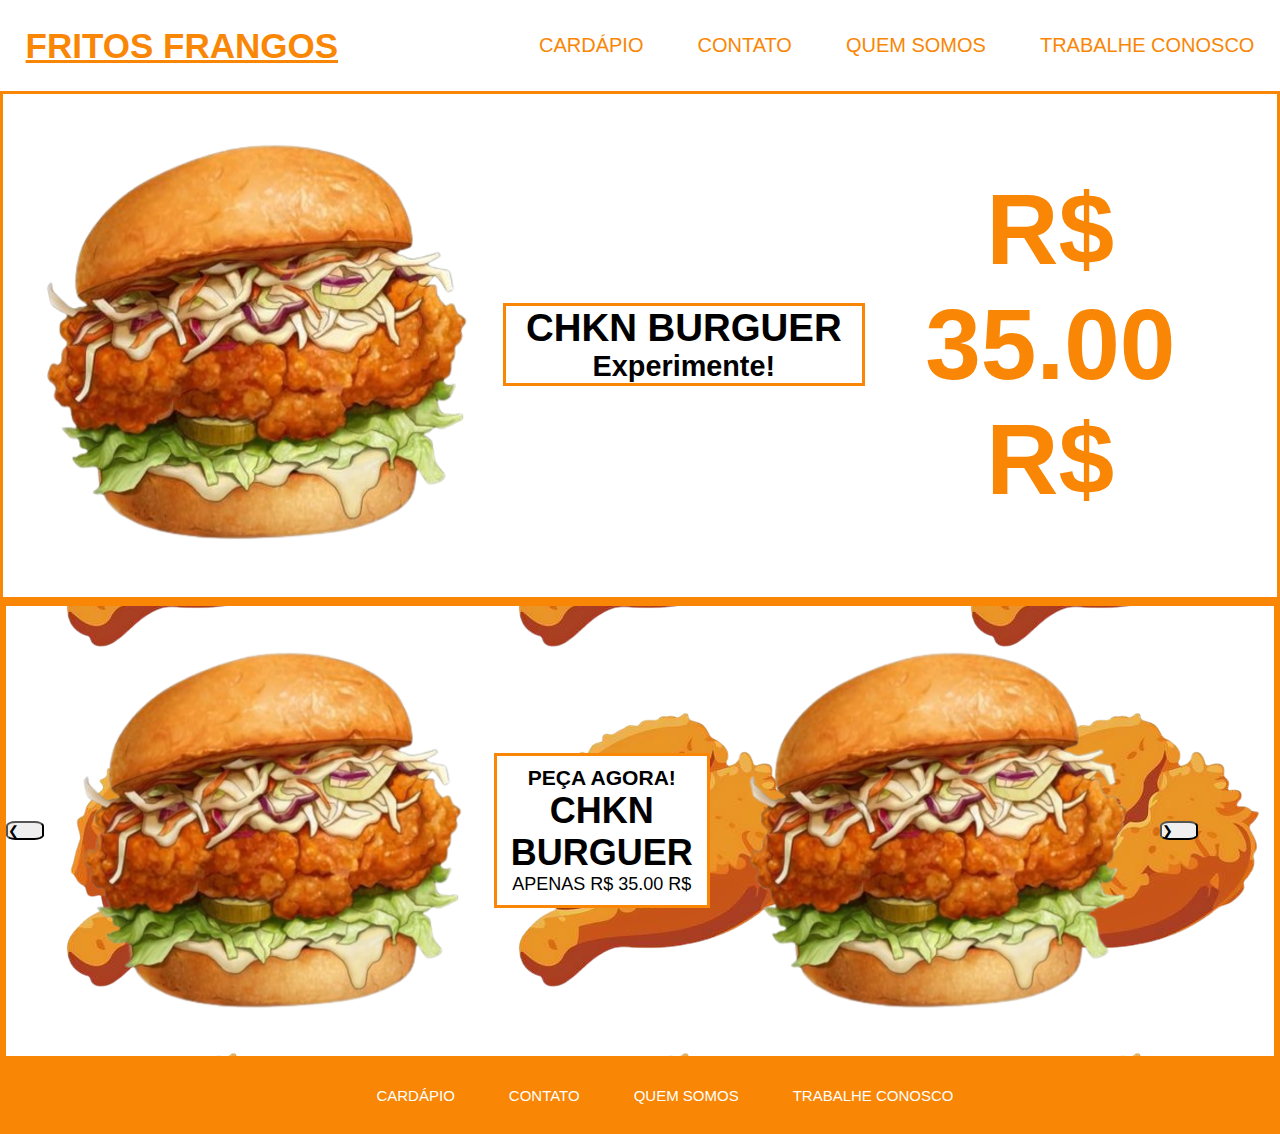
<file: index.html>
<!DOCTYPE html>
<html lang="en">
<head>
    <meta charset="UTF-8">
    <meta name="viewport" content="width=device-width, initial-scale=1.0">
    <link rel="stylesheet" type="text/css" href="./style.css">
    <title>Fritos Frangos - RS</title>
</head>
<body>  

<!-- Navegação topo página -->
    <header class="header">
        <a href="./index.html" class="logo">FRITOS FRANGOS</a>

        <nav class="navbar" > 
            <a href="./cardapio.html">CARDÁPIO</a>
            <a href="#">CONTATO</a>
            <a href="#">QUEM SOMOS</a>
            <a href="#"> TRABALHE CONOSCO</a>
        </nav>
    </header>

<!-- Promoção Mês -->
    <div class="promocao">
        <div class="img_promocao">
            <img class="imgP" src="./imgs/cardapio/chkn1.png" alt="promocao">
        </div>
        <div class="text_promocao">
            <a href="./carrinho.html">
            <h1>CHKN BURGUER</h1>
            <h2>Experimente!</h2>
            </a>
        </div>
        <div class="preco_promocao">
            <h1>R$</h1>
            <h1>35.00</h1>
            <h1>R$</h1>
        </div>
    </div>

<!-- Slider Produtos (https://www.w3schools.com/w3css/w3css_slideshow.asp) --> 

<div class="w3-content w3-display-container">

  <div class="w3-display-container mySlides">
    <div>
      <button class="w3-button w3-display-left w3-black" onclick="plusDivs(-1)">&#10094;</button>
      <img class="imgLeft" src="./imgs/cardapio/chkn1.png">
      <div class="nome">
        <a href="./cardapio.html" text-decoration>
        <h3>PEÇA AGORA!</h3>
        <h1>CHKN BURGUER</h1>
        <p>APENAS R$ 35.00 R$</p>
        </a>
      </div>
      <img class="imgRight" src="./imgs/cardapio/chkn1.png">
      <button class="w3-button w3-display-right w3-black" onclick="plusDivs(1)">&#10095;</button>
    </div>
    </div>
    
    <div class="w3-display-container mySlides">
      <div>
        <button class="w3-button w3-display-left w3-black" onclick="plusDivs(-1)">&#10094;</button>
        <img class="imgLeft" src="./imgs/cardapio/chkn2.png">
        <div class="nome">
          <a href="./cardapio.html" text-decoration>
          <h3>PEÇA AGORA!</h3>
          <h1>PORÇÃO PEDAÇOS</h1>
          <p>APENAS R$ 34.99 R$</p>
          </a>
        </div>
        <img class="imgRight" src="./imgs/cardapio/chkn2.png">
        <button class="w3-button w3-display-right w3-black" onclick="plusDivs(1)">&#10095;</button>
      </div>
    </div>
    
    <div class="w3-display-container mySlides">
      <div>
        <button class="w3-button w3-display-left w3-black" onclick="plusDivs(-1)">&#10094;</button>
        <img class="imgLeft" src="./imgs/cardapio/chkn3.png">
        <div class="nome">
          <a href="./cardapio.html" text-decoration>
          <h3>PEÇA AGORA!</h3>
          <h1>PEITO E FRITAS</h1>
          <p>APENAS R$ 37.99 R$</p>
          </a>
        </div>
        <img class="imgRight" src="./imgs/cardapio/chkn3.png">
        <button class="w3-button w3-display-right w3-black" onclick="plusDivs(1)">&#10095;</button>
      </div>
    </div>
    
    <div class="w3-display-container mySlides">
      <div>
        <button class="w3-button w3-display-left w3-black" onclick="plusDivs(-1)">&#10094;</button>
        <img class="imgLeft" src="./imgs/cardapio/chkn4.png">
        <div class="nome">
          <a href="./cardapio.html" text-decoration>
          <h3>PEÇA AGORA!</h3>
          <h1>SÓ COXAS</h1>
          <p>APENAS R$ 36.99 R$</p>
          </a>
        </div>
        <img class="imgRight" src="./imgs/cardapio/chkn4.png">
        <button class="w3-button w3-display-right w3-black" onclick="plusDivs(1)">&#10095;</button>
      </div>
    </div>
    
    <div class="w3-display-container mySlides">
      <div>
        <button class="w3-button w3-display-left w3-black" onclick="plusDivs(-1)">&#10094;</button>
        <img class="imgLeft" src="./imgs/cardapio/chkn5.png">
        <div class="nome">
          <a href="./cardapio.html" text-decoration>
          <h3>PEÇA AGORA!</h3>
          <h1>NUGGETS</h1>
          <p>APENAS R$ 19.99 R$</p>
          </a>
        </div>
        <img class="imgRight" src="./imgs/cardapio/chkn5.png" style="width: 40%">
        <button class="w3-button w3-display-right w3-black" onclick="plusDivs(1)">&#10095;</button>
      </div>
    </div>
    
  </div>

    <script>
    var slideIndex = 1;
    showDivs(slideIndex);
    
    function plusDivs(n) {
      showDivs(slideIndex += n);
    }
    
    function showDivs(n) {
      var i;
      var x = document.getElementsByClassName("mySlides");
      if (n > x.length) {slideIndex = 1}
      if (n < 1) {slideIndex = x.length}
      for (i = 0; i < x.length; i++) {
         x[i].style.display = "none";  
      }
      x[slideIndex-1].style.display = "block";  
    }
    </script>

<!-- Footer --> 
<div class="footer">
  <nav class="navbar-footer" > 
      <a class="a" href="./cardapio.html">CARDÁPIO</a>
      <a href="#">CONTATO</a>
      <a href="#">QUEM SOMOS</a>
      <a href="#"> TRABALHE CONOSCO</a>
  </nav>
</div>

</body>
</html>
</file>
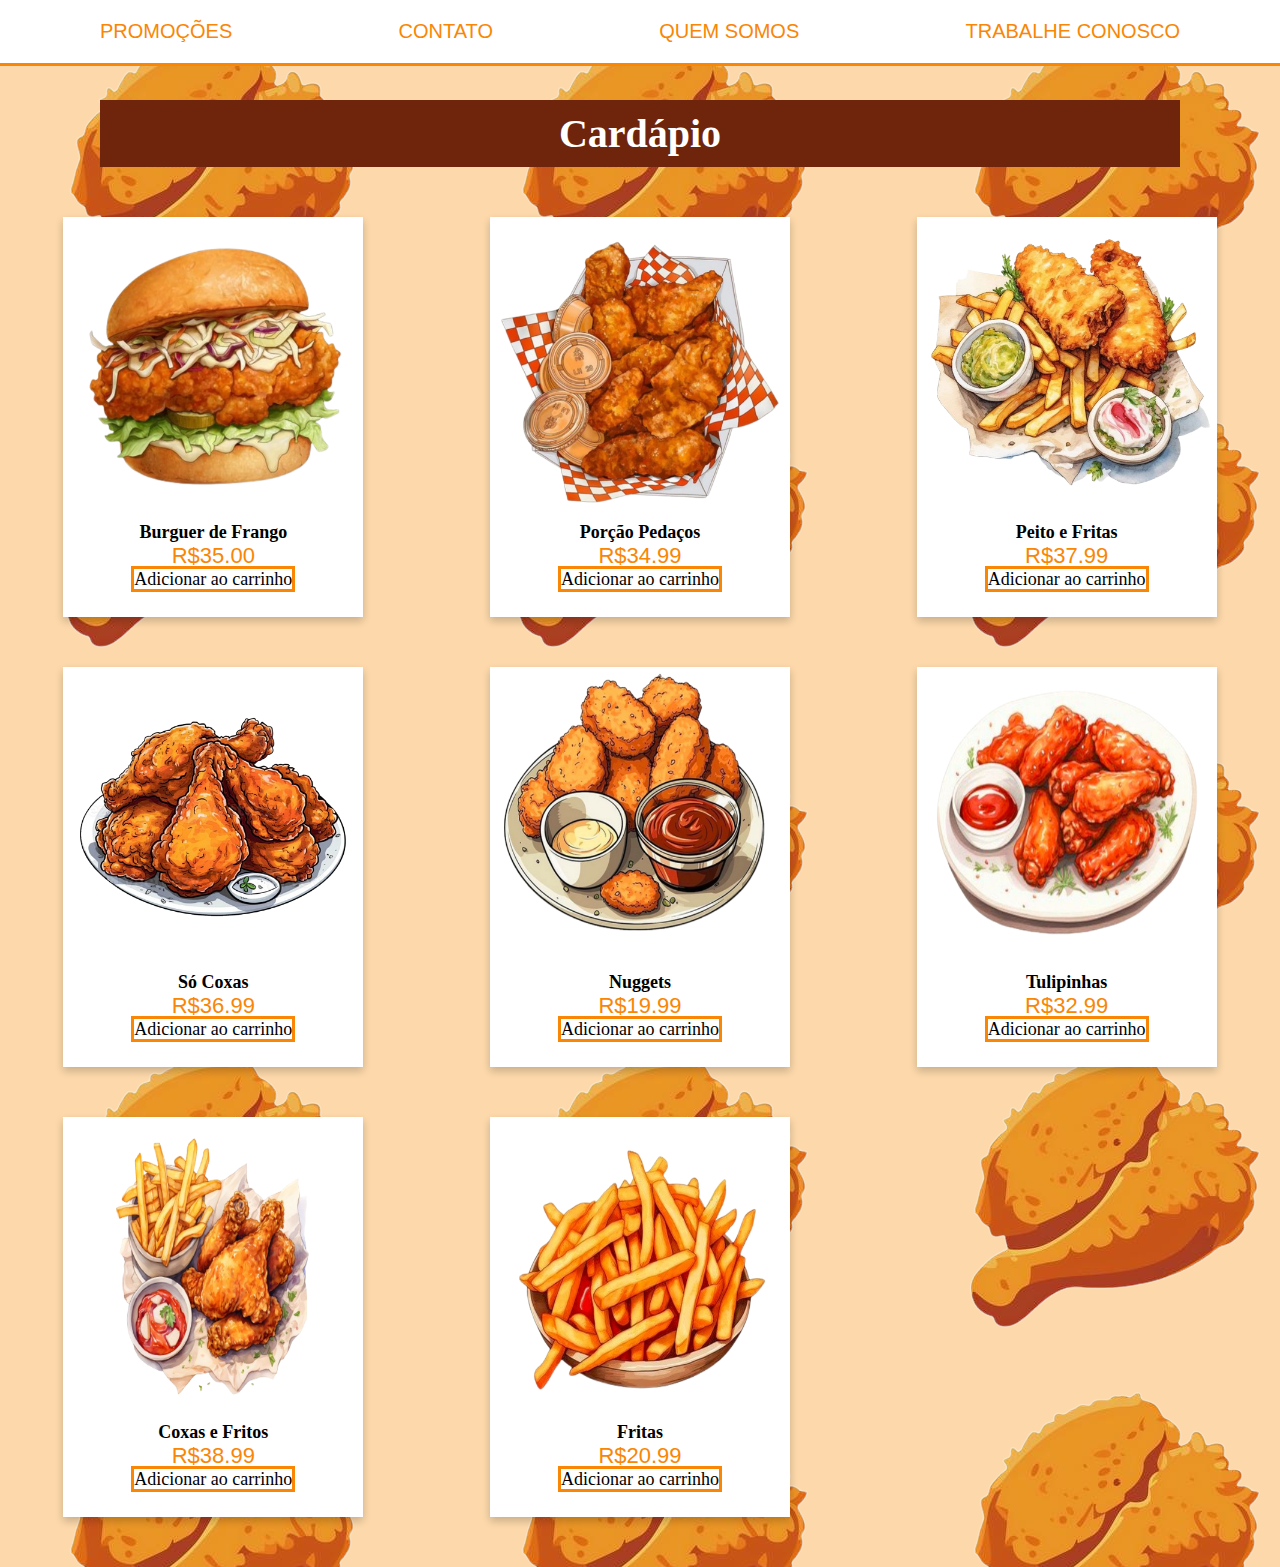
<file: cardapio.html>
<!DOCTYPE html>
<html lang="en">
<head>
    <meta charset="UTF-8">
    <meta name="viewport" content="width=device-width, initial-scale=1.0">
    <link rel="stylesheet" type="text/css" href="./style2.css">
    <title>Fritos Frangos - RS</title>
</head>
<body>
    
    <header class="header">
            <a href="/index.html">PROMOÇÕES</a>
            <a href="#">CONTATO</a>
            <a href="#">QUEM SOMOS</a>
            <a href="#"> TRABALHE CONOSCO</a>
    </header>

    <h3>Cardápio</h3>

<div class="grid-container">

    <div class="grid-item">
        <div class="card1">
            <img src="./imgs/cardapio/chkn1.png" alt="chkn1" style="width:100%">
            <h4>Burguer de Frango</h4>
            <p class="price">R$35.00</p>
            <p><a class="button" href="./carrinho.html">Adicionar ao carrinho</a></p>
        </div>
    </div>

    <div class="grid-item">
        <div class="card2">
            <img src="./imgs/cardapio/chkn2.png" alt="chkn2" style="width:100%">
            <h4>Porção Pedaços</h4>
            <p class="price">R$34.99</p>
            <p><a class="button" href="./carrinho.html">Adicionar ao carrinho</a></p>
        </div> 
    </div>

    <div class="grid-item">
        <div class="card3">
            <img src="./imgs/cardapio/chkn3.png" alt="chkn3" style="width:100%">
            <h4>Peito e Fritas</h4>
            <p class="price">R$37.99</p>
            <p><a class="button" href="./carrinho.html">Adicionar ao carrinho</a></p>
        </div>
    </div>

    <div class="grid-item">
        <div class="card4">
            <img src="./imgs/cardapio/chkn4.png" alt="chkn4" style="width:100%">
            <h4>Só Coxas</h4>
            <p class="price">R$36.99</p>
            <p><a class="button" href="./carrinho.html">Adicionar ao carrinho</a></p>
        </div>
    </div>

    <div class="grid-item">
        <div class="card5">
            <img src="./imgs/cardapio/chkn5.png" alt="chkn5" style="width:100%">
            <h4>Nuggets</h4>
            <p class="price">R$19.99</p>
            <p><a class="button" href="./carrinho.html">Adicionar ao carrinho</a></p>
        </div>
    </div>

    <div class="grid-item">
        <div class="card6">
            <img src="./imgs/cardapio/chkn6.png" alt="chkn6" style="width:100%">
            <h4>Tulipinhas</h4>
            <p class="price">R$32.99</p>
            <p><a class="button" href="./carrinho.html">Adicionar ao carrinho</a></p>
        </div> 
    </div>

    <div class="grid-item">
        <div class="card7">
            <img src="./imgs/cardapio/chkn7.png" alt="chkn7" style="width:100%">
            <h4>Coxas e Fritos</h4>
            <p class="price">R$38.99</p>
            <p><a class="button" href="./carrinho.html">Adicionar ao carrinho</a></p>
        </div> 
    </div>

    <div class="grid-item">
        <div class="card8">
            <img src="./imgs/cardapio/fries.png" alt="fries" style="width:100%">
            <h4>Fritas</h4>
            <p class="price">R$20.99</p>
            <p><a class="button" href="./carrinho.html">Adicionar ao carrinho</a></p>
        </div> 
    </div>

</div>

</body>
</html>
</file>
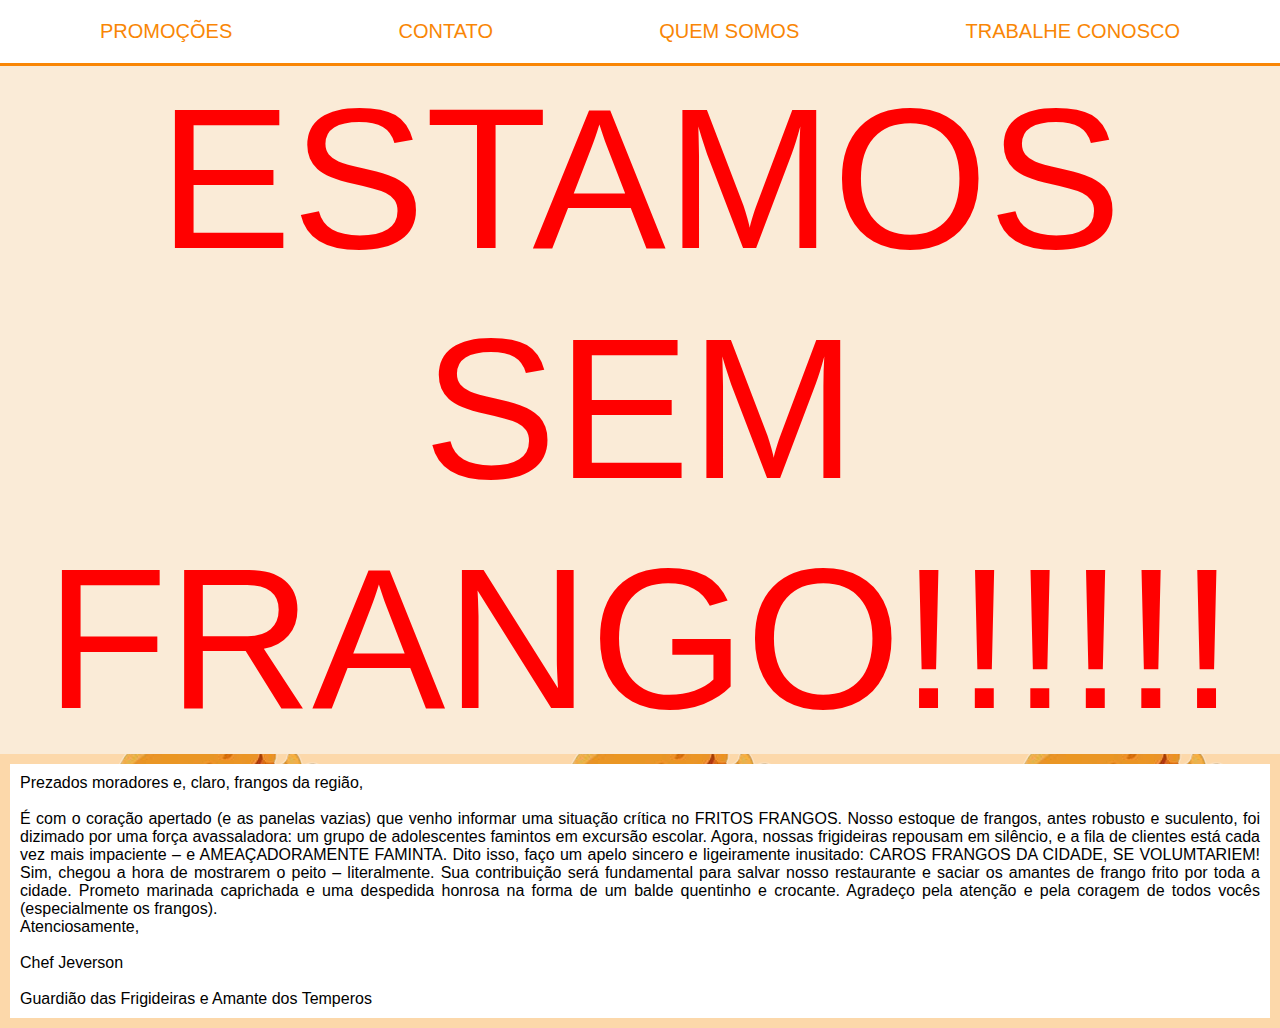
<file: carrinho.html>
<!DOCTYPE html>
<html lang="en">
<head>
    <meta charset="UTF-8">
    <meta name="viewport" content="width=device-width, initial-scale=1.0">
    <link rel="stylesheet" type="text/css" href="./style3.css">
    <title>Fritos Frangos - RS</title>
</head>
<body>

    <header class="header">
        <a href="./index.html">PROMOÇÕES</a>
        <a href="#">CONTATO</a>
        <a href="#">QUEM SOMOS</a>
        <a href="#"> TRABALHE CONOSCO</a>
    </header>

    <div class="help">ESTAMOS SEM FRANGO!!!!!!</div>

    <div class="carta">
        <p>Prezados moradores e, claro, frangos da região,</p></br>

        <p>É com o coração apertado (e as panelas vazias) que venho informar uma situação crítica no FRITOS FRANGOS. Nosso estoque de frangos, antes robusto e suculento, foi dizimado por uma força avassaladora: um grupo de adolescentes famintos em excursão escolar. Agora, nossas frigideiras repousam em silêncio, e a fila de clientes está cada vez mais impaciente – e AMEAÇADORAMENTE FAMINTA.
        Dito isso, faço um apelo sincero e ligeiramente inusitado: CAROS FRANGOS DA CIDADE, SE VOLUMTARIEM! Sim, chegou a hora de mostrarem o peito – literalmente. Sua contribuição será fundamental para salvar nosso restaurante e saciar os amantes de frango frito por toda a cidade. Prometo marinada caprichada e uma despedida honrosa na forma de um balde quentinho e crocante.
        Agradeço pela atenção e pela coragem de todos vocês (especialmente os frangos).</p>

        <p>Atenciosamente,</p></br>
        <p>Chef Jeverson</p></br>
        <p>Guardião das Frigideiras e Amante dos Temperos</p>
    </div>

</body>
</html>
</file>
<file: style.css>
*{
    margin: 0;
    padding: 0;
    box-sizing: border-box;
}

body{
    min-height: 100vh;
    background: url(/imgs/fried.chkn.png);
}

.header{
    position: fixed;
    top: 0;
    left: 0;
    width: 100%;   
    padding: 2% 2%;
    background: white;
    display: flex;
    justify-content: space-between;
    align-items: center;
    border-bottom: solid #F98605;
}

.logo{
    font-size: 35px;
    font-weight: 700;
    font-family:Impact, Haettenschweiler, 'Arial Narrow Bold', sans-serif;
    color: #F98605;
    background: white;
}

.navbar a {
    color:#F98605;
    font-size: 20px;
    font-family: Impact, Haettenschweiler, 'Arial Narrow Bold', sans-serif;
    font-weight: 500;
    text-decoration: none;
    margin-left: 50px;
    background: white;
}

.promocao{
    margin-top: 7%;
    padding-right: 5%;
    display: flex;
    align-items: center;
    background-color: white;
    border: solid #F98605;
}

.promocao a{
    text-decoration: none;
    color: black;
}

.text_promocao{
    font-size: larger;
    font-family: Arial, Helvetica, sans-serif;
    border: solid #F98605;
    text-align: center;
    padding-left: 20px;
    padding-right: 20px;
}

.preco_promocao{
    font-size: 50px;
    font-family: Impact, Haettenschweiler, 'Arial Narrow Bold', sans-serif;
    color: #F98605;
    padding-left: 5%;
    text-align: center;
}

.w3-display-container{
    border: solid #F98605;
    display: flex;
    width: 100%;
    align-content: center;
}

.w3-display-container div{
    display: flex;
    max-height: 100%;
    min-height: 100%;
}

.w3-display-container img{
    border: #F98605;
    max-height: 450px;
    min-height: 450px;
}

.w3-display-container div div a{
    text-decoration: none;
    color: black;
}

.w3-display-container div div div{
    border: solid;
    display: flex;
    align-self: center;
    text-align: center;
    font-size: large;
    font-family: Arial, Helvetica, sans-serif;
    color: #F98605;
    background-color: white;
    padding: 10px;
    min-width: 17%;
    max-width: 17%;
}

.w3-display-container button{
    display: flex;
    width: 3%;
    align-self: center;
    text-decoration: none;
    text-align: center;
    border-radius: 25%;
    color: black;

}

.footer{
    width: 100%;
    padding: 2% 2%;
    background: #F98605;
    display: flex;
    justify-content: center;
    align-items: center;
    border-bottom: solid #F98605;
}

.navbar-footer a {
    color:white;
    font-size: 15px;
    font-family: Impact, Haettenschweiler, 'Arial Narrow Bold', sans-serif;
    font-weight: 400;
    text-decoration: none;
    margin-left: 50px;
}

@media screen and (max-width: 1200px){

 .header{
    display: flex;
    position: absolute;
    max-height: 75px;
 }

 .navbar a{
    display: flex;
    flex-direction: column;
    padding: 10px;
 }

 .navbar{
    position:relative;
    top: 770px;
    right: 80%;
    background-color: white;
    border: solid #F98605;
    padding-left: 500px;
    padding-right: 10px;
 }

 .text_promocao{
    display: flex;
    text-align: center;
    position: relative;
    bottom: 100px;
    left: 15%;
 }

 .preco_promocao{
    display: flex;
    position: relative;
    right: 25%;
    top: 50px;
 }

 .w3-display-container div div div{
    font-size: small;
 }

 .w3-display-container{
    position: relative;
    left: 170px;
    border: none;
 }

 .imgRight{
    display: none;
 }

 .imgLeft{
    position: relative;
    right: 5%;
 }

 .w3-display-left{
    position: relative;
    left: 61%;
    top: 30px;
 }

 .w3-display-right{
    position: relative;
    left: 1%;
    bottom: 20px;
 }

}

@media screen and (max-width: 1040px){

 .header{
    display: flex;
    position: fixed;
    z-index: 1;
    flex-direction: column;
    align-self: center;
    align-content: center;
 }

 .logo{
    margin-bottom: 1%;
    align-self: center;
 }

 .navbar{
    display: flex;
    position: initial;
    align-content: center;
    font-size: 9px;
    top: 0px;
    right: 0%;
    padding: 0px;
    margin: 0px;
 }

 .navbar a{
    align-self: center;
    display: flex;
    flex-direction: row;
    padding-left: 5%;
    padding-right: 1%;
    padding-top: 10px;
    margin: 0px;
 }

 .promocao{
    margin-top: 75px;
    flex-direction: column;
 }

 .text_promocao{
    margin-top: 20px;
    position:initial;
 }

 .preco_promocao{
    margin-top: 20px;
    position: initial;
    font-size: xx-large;
 }

 .imgP{
    margin-top: 50px;
    position: relative;
    left: 17%;
    max-height: 70%;
    max-width: 70%;
 }

 .imgLeft{
    align-self: center;
    width: 350px;
    margin-left: 11%;
    padding-top: 50px;
 }

 .w3-display-container{
    position: initial;
 }

 .w3-display-container div{
    flex-direction: column;
 }

 .w3-display-right{
    position: relative;
    left: 45%;
    bottom: 320px;
 }

 .w3-display-left{
    z-index: 1;
    position: relative;
    top: 243px;
    left: auto;
    right: 45%
 }

 .w3-display-container div div div{
    position: relative;
    font-size: small;
    min-width: 100%;
 }

 .footer{
    display: none;
    padding: 0px;
    margin: 0px;
}

.navbar-footer a {
    display: none;
}

}
</file>
<file: style2.css>
*{
    margin: 0;
    padding: 0;
    box-sizing: border-box;
}

body{
    background-image: url(imgs/fried.chkn.png);
    background-color: rgb(252, 216, 170);
}

.header{
    position: fixed;
    top: 0;
    left: 0;
    width: 100%;
    background: white;
    display: flex;
    justify-content: space-between;
    align-items: center;
    z-index: 100; /*?*/
    border-bottom: solid #F98605;
    padding: 20px 100px;

}

.header a{
    align-self: center;
    color:#F98605;
    font-size: 20px;
    font-weight: 700;
    font-family: Impact, Haettenschweiler, 'Arial Narrow Bold', sans-serif;
    font-weight: 500;
    text-decoration: none;
}

.grid-container{

    display: grid;

    grid-template-columns: auto auto auto;

    align-content: center;

    margin-top: 50px;

    .card1{
    box-shadow: 0 4px 8px 0 rgba(0, 0, 0, 0.2);
    max-width: 300px;
    height: 400px;
    width: 300px;
    background-color: white;
    margin: auto;
    margin-bottom: 50px;
    text-align: center;
    font-family: fantasy;
    font-size: large;
    }

    .card2 {
    box-shadow: 0 4px 8px 0 rgba(0, 0, 0, 0.2);
    max-width: 300px;
    height: 400px;
    width: 300px;
    background-color: white;
    margin: auto;
    margin-bottom: 50px;
    text-align: center;
    font-family: fantasy;
    font-size: large;
    }

    .card3 {
    box-shadow: 0 4px 8px 0 rgba(0, 0, 0, 0.2);
    max-width: 300px;
    height: 400px;
    width: 300px;
    background-color: white;
    margin: auto;
    margin-bottom: 50px;
    text-align: center;
    font-family: fantasy;
    font-size: large;
    }

    .card4 {
    box-shadow: 0 4px 8px 0 rgba(0, 0, 0, 0.2);
    max-width: 300px;
    height: 400px;
    width: 300px;
    background-color: white;
    margin: auto;
    margin-bottom: 50px;
    text-align: center;
    font-family: fantasy;
    font-size: large;
    }

    .card5 {
    box-shadow: 0 4px 8px 0 rgba(0, 0, 0, 0.2);
    max-width: 300px;
    height: 400px;
    width: 300px;
    background-color: white;
    margin: auto;
    margin-bottom: 50px;
    text-align: center;
    font-family: fantasy;
    font-size: large;
    }

    .card6 {
    box-shadow: 0 4px 8px 0 rgba(0, 0, 0, 0.2);
    max-width: 300px;
    height: 400px;
    width: 300px;
    background-color: white;
    margin: auto;
    margin-bottom: 50px;
    text-align: center;
    font-family: fantasy;
    font-size: large;
    }

    .card7 {
    box-shadow: 0 4px 8px 0 rgba(0, 0, 0, 0.2);
    max-width: 300px;
    height: 400px;
    width: 300px;
    background-color: white;
    margin: auto;
    margin-bottom: 50px;
    text-align: center;
    font-family: fantasy;
    font-size: large;
    }

    .card8 {
    box-shadow: 0 4px 8px 0 rgba(0, 0, 0, 0.2);
    max-width: 300px;
    height: 400px;
    width: 300px;
    background-color: white;
    margin: auto;
    margin-bottom: 50px;
    text-align: center;
    font-family: fantasy;
    font-size: large;
    }
}

.price {
    color: #F98605;
    font-size: 22px;
    font-family:Impact, Haettenschweiler, 'Arial Narrow Bold', sans-serif;
    font: bold;
    }
  
.button{
    align-content: center;
    text-decoration: none;
    color: black;
    border: solid #F98605;
    font-size:Impact, Haettenschweiler, 'Arial Narrow Bold', sans-serif;
}

h3{
    color:white;
    font-size: 40px;
    margin-top: 100px;
    margin-left: 100px;
    margin-right: 100px;
    text-align: center;
    background-color: #6E250C;
    padding: 10px;
}

@media screen and (max-width: 1040px){
    
    .header{
        padding: 0px;
    }

    .header a{
        font-size: 15px;
        margin-top: 5px;
        margin-bottom: 5px;
        margin-left: 1%;
        margin-right: 1%;
    }

    h3{
        margin-top: 75px;
    }
    
    .grid-container{
        display: flex;
        flex-direction: column;
    }

}
</file>
<file: style3.css>
*{
    margin: 0;
    padding: 0;
    box-sizing: border-box;
}

body{
    background-image: url(imgs/fried.chkn.png);
    background-color: rgb(252, 216, 170);
}

.help{
    background-color: antiquewhite;
    color: red;
    margin-top: 5%;
    width: 100%;
    text-align: center;
    font-size: 200px;
    font-family:Impact, Haettenschweiler, 'Arial Narrow Bold', sans-serif;
    font: bold;
}

.header{
    position: fixed;
    top: 0;
    left: 0;
    width: 100%;
    background: white;
    display: flex;
    justify-content: space-between;
    align-items: center;
    z-index: 100; /*?*/
    border-bottom: solid #F98605;
    padding: 20px 100px;

}

.header a{
    align-self: center;
    color:#F98605;
    font-size: 20px;
    font-weight: 700;
    font-family: Impact, Haettenschweiler, 'Arial Narrow Bold', sans-serif;
    font-weight: 500;
    text-decoration: none;
}

.carta{
    align-content: center;
    text-align: justify;
    background-color: white;
    margin: 10px;
    padding: 10px;
    font-family: 'Franklin Gothic Medium', 'Arial Narrow', Arial, sans-serif;
}

@media screen and (max-width: 1200px){
    .help{
        margin-top: 75px;
        align-self: center;
        font-size: 100px;
    }
}

@media screen and (max-width: 1040px){

    .help{
        margin-top: 40px;
        font-size: 50px;
    }

    .header{
        padding: 0px;
    }

    .header a{
        font-size: 15px;
        margin-top: 5px;
        margin-bottom: 5px;
        margin-left: 1%;
        margin-right: 1%;
    }

}
</file>
